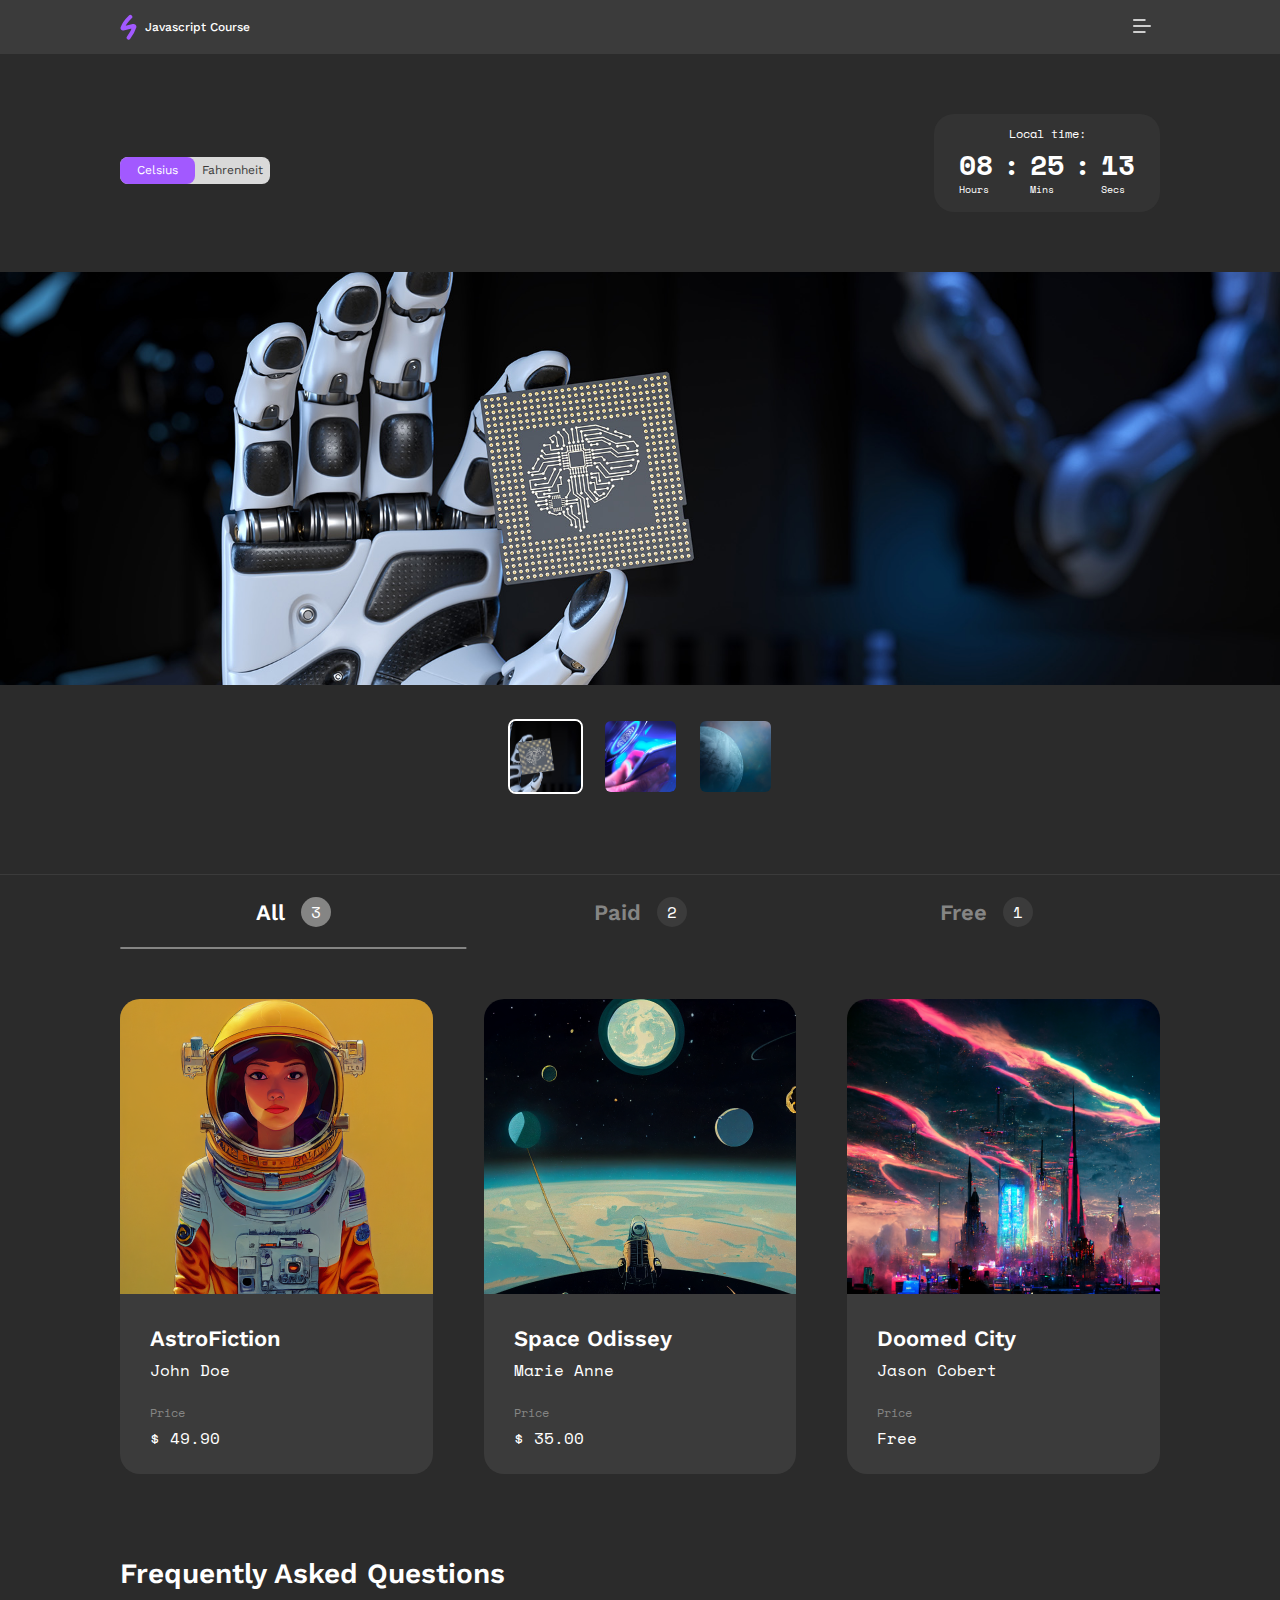
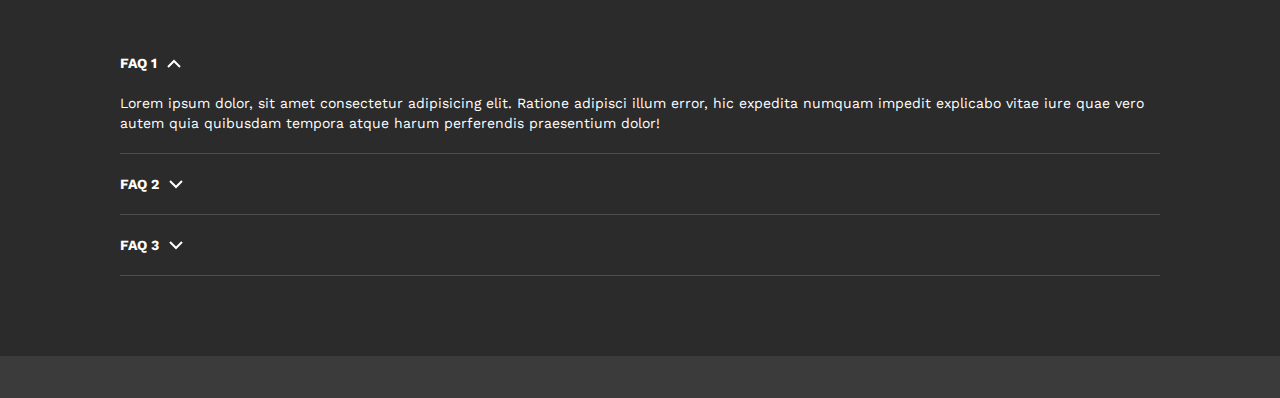
<file: index.html>
<!DOCTYPE html>
<html lang="en">
  <head>
    <meta charset="UTF-8" />
    <meta http-equiv="X-UA-Compatible" content="IE=edge" />
    <meta name="viewport" content="width=device-width, initial-scale=1.0" />
    <title>Javascript Course</title>
    <link rel="stylesheet" href="./main.css" />
    <link rel="preconnect" href="https://fonts.googleapis.com" />
    <link rel="preconnect" href="https://fonts.gstatic.com" crossorigin />
    <link
      href="https://fonts.googleapis.com/css2?family=Space+Mono:ital,wght@0,400;0,700;1,400;1,700&family=Work+Sans:ital,wght@0,100;0,200;0,300;0,400;0,500;0,600;0,700;0,800;0,900;1,100;1,200;1,300;1,400;1,500;1,600;1,700;1,800;1,900&display=swap"
      rel="stylesheet"
    />
  </head>
  <body>
    <header>
      <nav class="container">
        <div class="nav-left-side">
          <svg
            width="17"
            height="26"
            viewBox="0 0 17 26"
            fill="none"
            xmlns="http://www.w3.org/2000/svg"
          >
            <path
              d="M10.309 2.90741C10.309 2.90741 4.29997 8.73841 2.526 13.9214C2.40313 14.2804 2.73267 14.6124 3.10045 14.5192L13.2394 11.9481C13.9358 11.7715 14.5723 12.3638 14.368 13.0525C12.9552 17.8149 8.62911 23.5897 8.62911 23.5897"
              stroke="#A259FF"
              stroke-width="4"
              stroke-linecap="round"
              stroke-linejoin="round"
            />
          </svg>
          <a href="/">Javascript Course</a>
        </div>

        <button id="open-nav-menu">
          <svg
            width="24"
            height="24"
            viewBox="0 0 24 24"
            fill="none"
            xmlns="http://www.w3.org/2000/svg"
          >
            <path
              fill-rule="evenodd"
              clip-rule="evenodd"
              d="M3 12C3 11.5858 3.33579 11.25 3.75 11.25H20.25C20.6642 11.25 21 11.5858 21 12C21 12.4142 20.6642 12.75 20.25 12.75H3.75C3.33579 12.75 3 12.4142 3 12Z"
              fill="white"
            />
            <path
              fill-rule="evenodd"
              clip-rule="evenodd"
              d="M3 6C3 5.58579 3.33579 5.25 3.75 5.25H15C15.4142 5.25 15.75 5.58579 15.75 6C15.75 6.41421 15.4142 6.75 15 6.75H3.75C3.33579 6.75 3 6.41421 3 6Z"
              fill="white"
            />
            <path
              fill-rule="evenodd"
              clip-rule="evenodd"
              d="M3 18C3 17.5858 3.33579 17.25 3.75 17.25H15C15.4142 17.25 15.75 17.5858 15.75 18C15.75 18.4142 15.4142 18.75 15 18.75H3.75C3.33579 18.75 3 18.4142 3 18Z"
              fill="white"
            />
          </svg>
        </button>

        <div class="wrapper">
          <ul>
            <li>
              <button id="close-nav-menu">
                <svg
                  width="47"
                  height="47"
                  viewBox="0 0 47 47"
                  fill="none"
                  xmlns="http://www.w3.org/2000/svg"
                >
                  <path
                    d="M11.7505 11.7495L35.2505 35.2495"
                    stroke="#A259FF"
                    stroke-width="6"
                  />
                  <path
                    d="M35.2502 11.7502L11.7502 35.2502"
                    stroke="#A259FF"
                    stroke-width="6"
                  />
                </svg>
              </button>
            </li>
            <li><a href="#home">Home</a></li>
            <li><a href="#gallery">Gallery</a></li>
            <li><a href="#products">Products</a></li>
            <li><a href="#faqs">FAQs</a></li>
            <li class="socials">
              <p>Join our community</p>

              <div>
                <a href="#">
                  <img
                    src="./assets/socials/DiscordLogo.png"
                    alt="Discord logo"
                  />
                </a>
                <a href="#">
                  <img
                    src="./assets/socials/YoutubeLogo.png"
                    alt="Youtube logo"
                  />
                </a>
                <a href="#">
                  <img
                    src="./assets/socials/TwitterLogo.png"
                    alt="Twitter logo"
                  />
                </a>
                <a href="#">
                  <img
                    src="./assets/socials/InstagramLogo.png"
                    alt="Instagram logo"
                  />
                </a>
              </div>
            </li>
          </ul>
        </div>
      </nav>
    </header>

    <main>
      <section id="home" class="container greeting-section">
        <div class="left-side">
          <h1 id="greeting"></h1>
          <p id="weather" class=""></p>
          <div class="weather-group">
            <input
              type="radio"
              checked="true"
              id="celsius"
              name="temperature"
            />
            <label for="celsius">Celsius</label>
            <input type="radio" id="fahr" name="temperature" />
            <label for="fahr">Fahrenheit</label>
          </div>
        </div>

        <div class="right-side">
          <p>Local time:</p>
          <div class="local-time">
            <div class="time-holder">
              <span data-time="hours" class="time-number">08</span>
              <span class="time-letter">Hours</span>
            </div>
            <span class="time-divider">:</span>
            <div class="time-holder">
              <span data-time="minutes" class="time-number">25</span>
              <span class="time-letter">mins</span>
            </div>
            <span class="time-divider">:</span>
            <div class="time-holder">
              <span data-time="seconds" class="time-number">13</span>
              <span class="time-letter">secs</span>
            </div>
          </div>
        </div>
      </section>

      <section id="gallery" class="gallery-section">
        <img src="./assets/gallery/image1.jpg" alt="image 1" />

        <div class="thumbnails">
          <img
            src="./assets/gallery/image1.jpg"
            alt="Thumbnail Image 1"
            data-array-index="0"
            data-selected="true"
          />
          <img
            src="./assets/gallery/image2.jpg"
            alt="Thumbnail Image 2"
            data-array-index="1"
            data-selected="false"
          />
          <img
            src="./assets/gallery/image3.jpg"
            alt="Thumbnail Image 3"
            data-array-index="2"
            data-selected="false"
          />
        </div>
      </section>

      <section id="products" class="container products-section">
        <div class="products-filter">
          <input type="radio" checked="true" id="all" name="products" />
          <label for="all">
            All
            <span class="product-amount">3</span>
          </label>
          <input type="radio" id="paid" name="products" />
          <label for="paid">
            Paid
            <span class="product-amount">2</span>
          </label>
          <input type="radio" id="free" name="products" />
          <label for="free">
            Free
            <span class="product-amount">1</span>
          </label>

          <span class="glider"></span>
        </div>

        <div class="products-area">
          <div class="product-item">
            <img src="./assets/products/img6.png" alt="AstroFiction" />
            <div class="product-details">
              <h3 class="product-title">AstroFiction</h3>
              <p class="product-author">John Doe</p>
              <p class="price-title">Price</p>
              <p class="product-price">$ 49.90</p>
            </div>
          </div>
          <div class="product-item">
            <img src="./assets/products/img1.png" alt="Space Odissey" />
            <div class="product-details">
              <h3 class="product-title">Space Odissey</h3>
              <p class="product-author">Marie Anne</p>
              <p class="price-title">Price</p>
              <p class="product-price">$ 35.00</p>
            </div>
          </div>
          <div class="product-item">
            <img src="./assets/products/img2.png" alt="Doomed City" />
            <div class="product-details">
              <h3 class="product-title">Doomed City</h3>
              <p class="product-author">Jason Cobert</p>
              <p class="price-title">Price</p>
              <p class="product-price">Free</p>
            </div>
          </div>
        </div>
      </section>

      <section id="faqs" class="container faqs-section">
        <h3>Frequently Asked Questions</h3>

        <details open>
          <summary>FAQ 1</summary>

          <p>
            Lorem ipsum dolor, sit amet consectetur adipisicing elit. Ratione
            adipisci illum error, hic expedita numquam impedit explicabo vitae
            iure quae vero autem quia quibusdam tempora atque harum perferendis
            praesentium dolor!
          </p>
        </details>

        <details>
          <summary>FAQ 2</summary>

          <p>
            Consequuntur earum pariatur dolorem repellat temporibus ducimus sunt
            suscipit repudiandae cupiditate in accusantium recusandae tempora
            sint eligendi, perferendis aspernatur architecto voluptas laborum
            adipisci neque voluptates consequatur.
          </p>
        </details>

        <details>
          <summary>FAQ 3</summary>

          <p>
            Consequuntur earum pariatur dolorem repellat temporibus ducimus sunt
            suscipit repudiandae cupiditate in accusantium recusandae tempora
            sint eligendi, perferendis aspernatur architecto voluptas laborum
            adipisci neque voluptates consequatur.
          </p>
        </details>
      </section>
    </main>

    <footer></footer>
    <script src="./main.js"></script>
  </body>
</html>
</file>
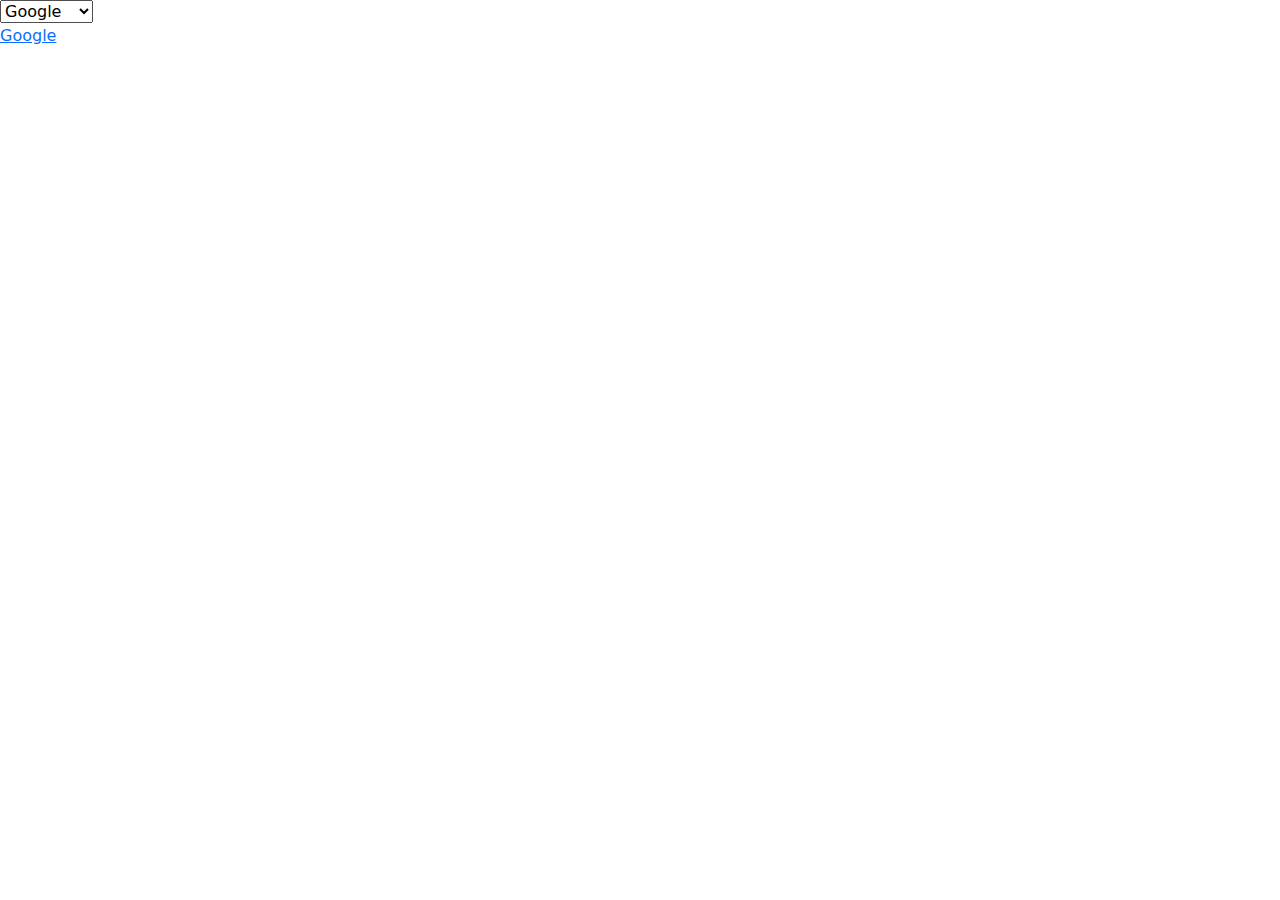
<file: demo.html>
<!DOCTYPE html>
<html lang="en">
  <head>
    <meta charset="UTF-8" />
    <meta name="viewport" content="width=device-width, initial-scale=1.0" />
    <title>Document</title>
    <!-- Bootstrap Link -->
    <script src="
https://cdn.jsdelivr.net/npm/bootstrap@5.3.3/dist/js/bootstrap.min.js
"></script>
    <link
      href="
https://cdn.jsdelivr.net/npm/bootstrap@5.3.3/dist/css/bootstrap.min.css
"
      rel="stylesheet"
    />
    <!-- Bootstrap Link -->
  </head>
  <body>
    <select name="" id="">
      <option value="https://www.google.com">Google</option>
      <option value="https://www.msn.com">MSN</option>
      <option value="https://www.yallakora.com">Yallakora</option>
    </select>
    <br />
    <a href="https://www.google.com/">Google</a>
  </body>
</html>
</file>
<file: main.css>
:root {
  --background-color: #2b2b2b;
  --light-background-color: #3b3b3b;
  --gray-color: #cccccc;
  --dark-gray-color: #858584;
}
html {
  box-sizing: border-box;
  font-size: 16px;
  background: var(--background-color);
  color: white;
  font-family: "Work Sans", sans-serif;
  scroll-behavior: smooth;
}
*,
*:before,
*:after {
  box-sizing: inherit;
}
body,
h1,
h2,
h3,
h4,
h5,
h6,
p,
ol,
ul {
  margin: 0;
  padding: 0;
  font-weight: normal;
}
ol,
ul {
  list-style: none;
}
img {
  max-width: 100%;
  height: auto;
}
button {
  background: none;
  border: none;
  outline: none;
  cursor: pointer;
}
a {
  text-decoration: none;
  color: inherit;
}
.container {
  max-width: 1200px;
  margin: 0 auto;
  padding: 0 20px;
}
@media (min-width: 768px) {
  .container {
    padding: 0 40px;
  }
}
@media (min-width: 1024px) {
  .container {
    padding: 0 60px;
  }
}
@media (min-width: 1280px) {
  .container {
    padding: 0 80px;
  }
}
@media (min-width: 1440px) {
  .container {
    padding: 0 100px;
  }
}
header {
  background: var(--light-background-color);
}
header nav {
  height: 54px;
  display: flex;
  justify-content: space-between;
  align-items: center;
}
header nav .nav-left-side {
  display: flex;
  align-items: center;
}
header nav .nav-left-side a {
  margin-left: 8px;
  font-style: normal;
  font-weight: 500;
  font-size: 12px;
  line-height: 17px;
  text-transform: capitalize;
}
header nav .nav-right-side input[type="checkbox"] {
  display: none;
}
header nav .nav-right-side label {
  cursor: pointer;
}
header nav .wrapper {
  position: fixed;
  top: 0;
  /*left: -100%;*/
  right: -100%;
  height: 100%;
  width: 100%;
  background: var(--background-color);
  transition: all 0.6s ease-in-out;
  display: flex;
  justify-content: center;
  align-items: flex-start;
  padding: 90px 0;
  text-align: center;
  z-index: 999;
}
header nav .wrapper.nav-open {
  right: 0;
}
header nav .wrapper ul li + li {
  margin-top: 60px;
}
header nav .wrapper ul li a {
  font-style: normal;
  font-weight: 400;
  font-size: 32px;
  line-height: 22px;
}
header nav .wrapper ul li.socials p {
  color: var(--gray-color);
  font-style: normal;
  font-weight: 400;
  font-size: 16px;
  line-height: 22px;
  margin-bottom: 20px;
}
main .greeting-section {
  padding-block: 60px;
  display: flex;
  justify-content: space-between;
  align-items: center;
}
@media (max-width: 767px) {
  main .greeting-section {
    flex-direction: column;
  }
}
main .greeting-section .left-side h1 {
  font-style: normal;
  font-weight: 600;
  font-size: 28px;
  line-height: 39px;
  text-transform: capitalize;
}
main .greeting-section .left-side p {
  font-style: normal;
  font-weight: 400;
  font-size: 14px;
  line-height: 20px;
  margin-top: 4px;
}
main .greeting-section .left-side .weather-group {
  background: #d9d9d9;
  border-radius: 8px;
  width: fit-content;
  margin-top: 15px;
  display: flex;
}
main .greeting-section .left-side .weather-group input[type="radio"] {
  position: absolute;
  visibility: hidden;
  display: none;
}
main
  .greeting-section
  .left-side
  .weather-group
  input[type="radio"]:checked
  + label {
  color: #ffffff;
  background: #a259ff;
  border-radius: 8px;
}
main .greeting-section .left-side .weather-group label {
  font-style: normal;
  font-weight: 400;
  font-size: 12px;
  line-height: 17px;
  color: var(--light-background-color);
  text-transform: capitalize;
  padding: 5px;
  width: 75px;
  text-align: center;
  cursor: pointer;
}
main .greeting-section .right-side {
  background: #333333;
  border-radius: 20px;
  padding: 13px 25px 17px;
  display: flex;
  align-items: center;
  justify-content: center;
  flex-direction: column;
}
@media (max-width: 767px) {
  main .greeting-section .right-side {
    margin-top: 20px;
    width: 100%;
  }
}
main .greeting-section .right-side p {
  font-family: "Space Mono";
  font-style: normal;
  font-weight: 400;
  font-size: 12px;
  line-height: 13px;
  margin-bottom: 5px;
}
main .greeting-section .right-side .local-time {
  display: flex;
}
main .greeting-section .right-side .local-time .time-divider,
main .greeting-section .right-side .local-time .time-holder .time-number {
  font-family: "Space Mono";
  font-style: normal;
  font-weight: 700;
  font-size: 28px;
  line-height: 39px;
}
main .greeting-section .right-side .local-time .time-divider {
  margin-inline: 10px;
}
main .greeting-section .right-side .local-time .time-holder {
  display: flex;
  flex-direction: column;
  justify-content: center;
  align-items: flex-start;
}
main .greeting-section .right-side .local-time .time-holder .time-letter {
  font-family: "Space Mono";
  font-style: normal;
  font-weight: 400;
  font-size: 10px;
  line-height: 11px;
  text-transform: capitalize;
}
main .gallery-section {
  padding-bottom: 80px;
  border-bottom: 1px solid var(--light-background-color);
}
main .gallery-section > img {
  width: 100%;
  height: 100%;
  object-fit: cover;
}
main .gallery-section .thumbnails {
  margin-top: 30px;
  display: flex;
  justify-content: center;
  align-items: center;
}
main .gallery-section .thumbnails img {
  width: 75px;
  height: 75px;
  object-fit: cover;
  border-radius: 8px;
  border: 2px solid transparent;
  cursor: pointer;
}
main .gallery-section .thumbnails img[data-selected="true"] {
  border: 2px solid #ffffff;
}
main .gallery-section .thumbnails img + img {
  margin-left: 20px;
}
main .products-section {
  margin-bottom: 80px;
  margin-top: 10px;
}
main .products-section .products-filter {
  display: flex;
  justify-content: center;
  align-items: center;
  position: relative;
}
main .products-section .products-filter input[id="all"]:checked ~ .glider {
  transform: translateX(-100%);
}
main .products-section .products-filter input[id="paid"]:checked ~ .glider {
  transform: translateX(0%);
}
main .products-section .products-filter input[id="free"]:checked ~ .glider {
  transform: translateX(100%);
}
main .products-section .products-filter .glider {
  position: absolute;
  display: flex;
  height: 2px;
  width: calc(100% / 3);
  background-color: var(--dark-gray-color);
  z-index: 1;
  transition: 0.25s ease-out;
  bottom: -10px;
}
main .products-section .products-filter input[type="radio"] {
  position: absolute;
  visibility: hidden;
  display: none;
}
main .products-section .products-filter input[type="radio"]:checked + label {
  color: #ffffff;
}
main
  .products-section
  .products-filter
  input[type="radio"]:checked
  + label
  > .product-amount {
  background: var(--dark-gray-color);
}
main .products-section .products-filter label {
  display: flex;
  align-items: center;
  justify-content: center;
  height: 54px;
  width: calc(100% / 3);
  cursor: pointer;
  font-style: normal;
  font-weight: 600;
  font-size: 22px;
  line-height: 31px;
  transition: color 0.15s ease-in;
  color: var(--dark-gray-color);
}
main .products-section .products-filter label .product-amount {
  font-family: "Space Mono";
  font-style: normal;
  font-weight: 400;
  font-size: 16px;
  line-height: 22px;
  color: #fff;
  background: var(--light-background-color);
  border-radius: 20px;
  width: 30px;
  height: 30px;
  display: flex;
  align-items: center;
  justify-content: center;
  margin-left: 16px;
}
main .products-section .products-area {
  margin-top: 60px;
  display: grid;
  grid-template-columns: repeat(3, 1fr);
  row-gap: 35px;
  column-gap: 51px;
}
@media (max-width: 767px) {
  main .products-section .products-area {
    grid-template-columns: repeat(2, 1fr);
  }
}
@media (max-width: 575px) {
  main .products-section .products-area {
    grid-template-columns: repeat(1, 1fr);
  }
}
main .products-section .products-area .product-item {
  background: var(--light-background-color);
  border-radius: 20px;
  cursor: pointer;
}
main .products-section .products-area .product-item img {
  width: 100%;
  height: 295px;
  object-fit: cover;
  border-radius: 20px 20px 0 0;
}
main .products-section .products-area .product-item .product-details {
  padding: 25px 30px;
}
main
  .products-section
  .products-area
  .product-item
  .product-details
  .product-title {
  font-style: normal;
  font-weight: 600;
  font-size: 22px;
  line-height: 31px;
}
main
  .products-section
  .products-area
  .product-item
  .product-details
  .product-author {
  margin-top: 5px;
  font-family: "Space Mono";
  font-style: normal;
  font-weight: 400;
  font-size: 16px;
  line-height: 22px;
}
main
  .products-section
  .products-area
  .product-item
  .product-details
  .price-title {
  font-family: "Space Mono";
  font-style: normal;
  font-weight: 400;
  font-size: 12px;
  line-height: 13px;
  color: var(--dark-gray-color);
  margin-top: 25px;
}
main
  .products-section
  .products-area
  .product-item
  .product-details
  .product-price {
  font-family: "Space Mono";
  font-style: normal;
  font-weight: 400;
  font-size: 16px;
  line-height: 22px;
  margin-top: 8px;
}
main .faqs-section {
  margin-bottom: 80px;
}
main .faqs-section h3 {
  font-style: normal;
  font-weight: 600;
  font-size: 28px;
  line-height: 39px;
  margin-bottom: 40px;
}
main .faqs-section details {
  border-bottom: 1px solid #4e4e4e;
}
main .faqs-section details[open] {
  padding-bottom: 20px;
}
main .faqs-section details[open] summary::after {
  content: url("data:image/svg+xml,<svg width='14' height='9' viewBox='0 0 14 9' fill='none' xmlns='http://www.w3.org/2000/svg'><path d='M1 8L7 2L13 8' stroke='white' stroke-width='2'/></svg>");
}
main .faqs-section details summary {
  padding: 20px 0;
  font-style: normal;
  font-weight: 700;
  font-size: 14px;
  line-height: 20px;
  width: 100%;
  cursor: pointer;
  list-style: none;
}
main .faqs-section details summary::-webkit-details-marker,
main .faqs-section details summary::marker {
  display: none;
}
main .faqs-section details summary::after {
  content: url("data:image/svg+xml,<svg width='14' height='9' viewBox='0 0 14 9' fill='none' xmlns='http://www.w3.org/2000/svg'><path d='M13 1L7 7L1 1' stroke='white' stroke-width='2'/></svg>");
  margin-left: 10px;
}
main .faqs-section details p {
  font-style: normal;
  font-weight: 400;
  font-size: 14px;
  line-height: 20px;
}
footer {
  padding: 21px;
  color: var(--gray-color);
  font-style: normal;
  font-weight: 400;
  font-size: 12px;
  line-height: 13px;
  text-align: center;
  width: 100%;
  background-color: var(--light-background-color);
}
</file>
